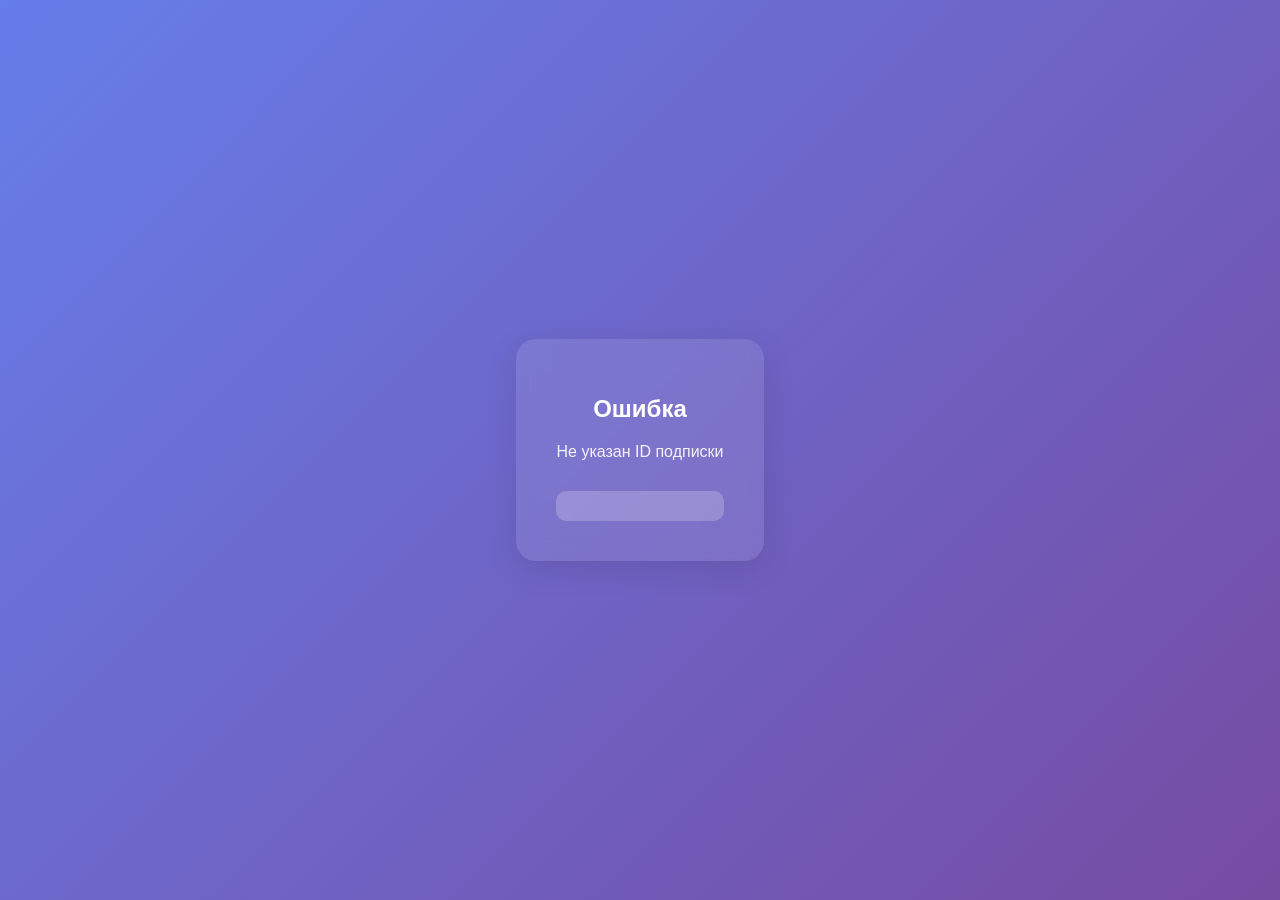
<file: index.html>
<!DOCTYPE html>
<html lang="ru">
<head>
    <meta charset="UTF-8">
    <meta name="viewport" content="width=device-width, initial-scale=1.0">
    <title>Перенаправление в Happ</title>
    <style>
        body {
            font-family: -apple-system, BlinkMacSystemFont, 'Segoe UI', Roboto, Oxygen, Ubuntu, Cantarell, sans-serif;
            display: flex;
            justify-content: center;
            align-items: center;
            min-height: 100vh;
            margin: 0;
            background: linear-gradient(135deg, #667eea 0%, #764ba2 100%);
            color: white;
        }
        .container {
            text-align: center;
            padding: 40px;
            background: rgba(255, 255, 255, 0.1);
            border-radius: 20px;
            backdrop-filter: blur(10px);
            box-shadow: 0 8px 32px rgba(0, 0, 0, 0.1);
        }
        h1 {
            margin-bottom: 20px;
            font-size: 24px;
        }
        p {
            margin-bottom: 30px;
            font-size: 16px;
            opacity: 0.9;
        }
        .spinner {
            border: 4px solid rgba(255, 255, 255, 0.3);
            border-top: 4px solid white;
            border-radius: 50%;
            width: 50px;
            height: 50px;
            animation: spin 1s linear infinite;
            margin: 0 auto 20px;
        }
        @keyframes spin {
            0% { transform: rotate(0deg); }
            100% { transform: rotate(360deg); }
        }
        .manual-link {
            margin-top: 20px;
            padding: 15px;
            background: rgba(255, 255, 255, 0.2);
            border-radius: 10px;
            word-break: break-all;
        }
        .manual-link a {
            color: white;
            text-decoration: underline;
        }
    </style>
</head>
<body>
    <div class="container">
        <div class="spinner"></div>
        <h1>Перенаправление в Happ...</h1>
        <p>Если приложение не открылось автоматически, нажмите на ссылку ниже</p>
        <div class="manual-link" id="manualLink"></div>
    </div>

    <script>
        // Get subscription ID from URL parameter
        const urlParams = new URLSearchParams(window.location.search);
        const subId = urlParams.get('sub');

        if (subId) {
            // Construct the subscription URL
            const subscriptionUrl = `https://panel.ezhqpy.ru:4567/sub/${subId}`;
            
            // Encode to base64
            const base64Url = btoa(subscriptionUrl);
            
            // Construct happ deep link
            const happDeepLink = `happ://add/${subscriptionUrl}`;
            
            // Display manual link
            document.getElementById('manualLink').innerHTML = 
                `<a href="${happDeepLink}">${happDeepLink}</a>`;
            
            // Redirect to happ
            window.location.href = happDeepLink;
        } else {
            document.querySelector('h1').textContent = 'Ошибка';
            document.querySelector('p').textContent = 'Не указан ID подписки';
            document.querySelector('.spinner').style.display = 'none';
        }
    </script>
</body>
</html>
</file>
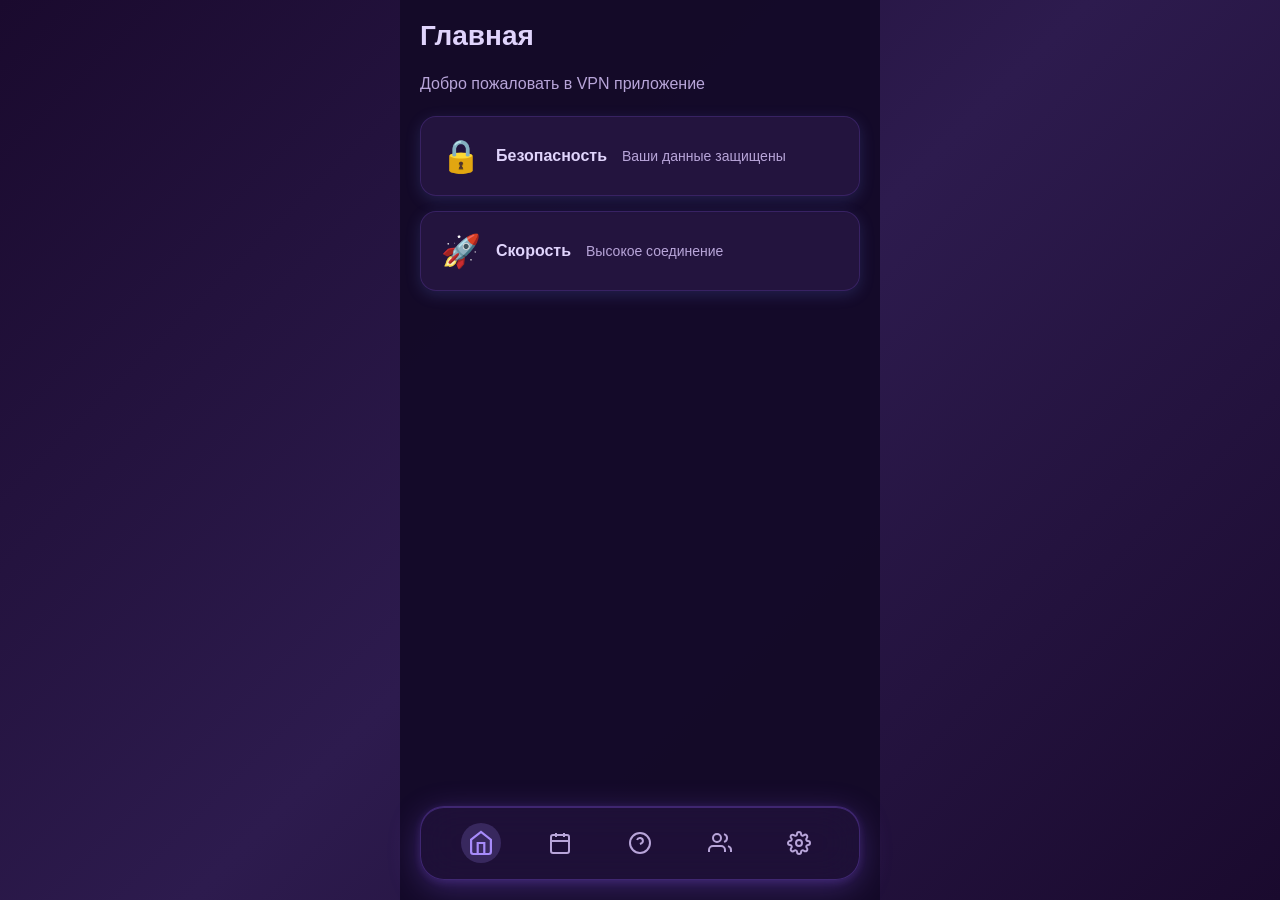
<file: miniapp/index.html>
<!DOCTYPE html>
<html lang="ru">
<head>
    <meta charset="UTF-8">
    <meta name="viewport" content="width=device-width, initial-scale=1.0, maximum-scale=1.0, user-scalable=no">
    <title>VPN Mini App</title>
    <script src="https://telegram.org/js/telegram-web-app.js"></script>
    <link rel="stylesheet" href="style.css">
</head>
<body>
    <div class="app-container">
        <!-- Main Content Area -->
        <div class="content">
            <!-- Main Tab -->
            <div class="tab active" id="tab-main">
                <div class="tab-content">
                    <h1>Главная</h1>
                    <p>Добро пожаловать в VPN приложение</p>
                    <div class="card">
                        <div class="card-icon">🔒</div>
                        <div class="card-title">Безопасность</div>
                        <div class="card-text">Ваши данные защищены</div>
                    </div>
                    <div class="card">
                        <div class="card-icon">🚀</div>
                        <div class="card-title">Скорость</div>
                        <div class="card-text">Высокое соединение</div>
                    </div>
                </div>
            </div>

            <!-- Subscription Tab -->
            <div class="tab" id="tab-subscription">
                <div class="tab-content">
                    <h1>Подписка</h1>
                    <div class="subscription-card">
                        <div class="subscription-status">Активна</div>
                        <div class="subscription-date">До: 31.12.2026</div>
                    </div>
                    <div class="pricing-options">
                        <div class="price-card">
                            <div class="price-duration">1 месяц</div>
                            <div class="price-amount">150₽</div>
                        </div>
                        <div class="price-card featured">
                            <div class="price-duration">3 месяца</div>
                            <div class="price-amount">425₽</div>
                        </div>
                        <div class="price-card">
                            <div class="price-duration">6 месяцев</div>
                            <div class="price-amount">720₽</div>
                        </div>
                        <div class="price-card">
                            <div class="price-duration">12 месяцев</div>
                            <div class="price-amount">1260₽</div>
                        </div>
                    </div>
                </div>
            </div>

            <!-- Instruction Tab -->
            <div class="tab" id="tab-instruction">
                <div class="tab-content">
                    <h1>Инструкция</h1>
                    <div class="instruction-step">
                        <div class="step-number">1</div>
                        <div class="step-text">Скачайте приложение</div>
                    </div>
                    <div class="instruction-step">
                        <div class="step-number">2</div>
                        <div class="step-text">Импортируйте конфиг</div>
                    </div>
                    <div class="instruction-step">
                        <div class="step-number">3</div>
                        <div class="step-text">Подключитесь к серверу</div>
                    </div>
                    <div class="instruction-step">
                        <div class="step-number">4</div>
                        <div class="step-text">Наслаждайтесь интернетом</div>
                    </div>
                </div>
            </div>

            <!-- Referral Tab -->
            <div class="tab" id="tab-referral">
                <div class="tab-content">
                    <h1>Рефералка</h1>
                    <div class="referral-card">
                        <div class="referral-icon">🎁</div>
                        <div class="referral-title">Пригласи друга</div>
                        <div class="referral-bonus">+2 дня к подписке</div>
                    </div>
                    <div class="referral-link-box">
                        <div class="referral-link">https://t.me/vpn_bot?start=123456</div>
                        <button class="copy-btn">Копировать</button>
                    </div>
                    <div class="referral-stats">
                        <div class="stat-item">
                            <div class="stat-value">0</div>
                            <div class="stat-label">Приглашено</div>
                        </div>
                        <div class="stat-item">
                            <div class="stat-value">0</div>
                            <div class="stat-label">Бонусов</div>
                        </div>
                    </div>
                </div>
            </div>

            <!-- Settings Tab -->
            <div class="tab" id="tab-settings">
                <div class="tab-content">
                    <h1>Настройки</h1>
                    <div class="settings-item">
                        <div class="settings-icon">🌙</div>
                        <div class="settings-label">Темная тема</div>
                        <div class="settings-toggle">
                            <div class="toggle-switch"></div>
                        </div>
                    </div>
                    <div class="settings-item">
                        <div class="settings-icon">🔔</div>
                        <div class="settings-label">Уведомления</div>
                        <div class="settings-toggle">
                            <div class="toggle-switch active"></div>
                        </div>
                    </div>
                    <div class="settings-item">
                        <div class="settings-icon">📧</div>
                        <div class="settings-label">Email</div>
                        <div class="settings-value">user@example.com</div>
                    </div>
                </div>
            </div>
        </div>

        <!-- Glass Navigation Bar -->
        <nav class="nav-bar">
            <button class="nav-btn active" data-tab="main" aria-label="Главная">
                <svg viewBox="0 0 24 24" fill="none" stroke="currentColor" stroke-width="2">
                    <path d="M3 9l9-7 9 7v11a2 2 0 0 1-2 2H5a2 2 0 0 1-2-2z"></path>
                    <polyline points="9 22 9 12 15 12 15 22"></polyline>
                </svg>
            </button>
            <button class="nav-btn" data-tab="subscription" aria-label="Подписка">
                <svg viewBox="0 0 24 24" fill="none" stroke="currentColor" stroke-width="2">
                    <rect x="3" y="4" width="18" height="18" rx="2" ry="2"></rect>
                    <line x1="16" y1="2" x2="16" y2="6"></line>
                    <line x1="8" y1="2" x2="8" y2="6"></line>
                    <line x1="3" y1="10" x2="21" y2="10"></line>
                </svg>
            </button>
            <button class="nav-btn" data-tab="instruction" aria-label="Инструкция">
                <svg viewBox="0 0 24 24" fill="none" stroke="currentColor" stroke-width="2">
                    <circle cx="12" cy="12" r="10"></circle>
                    <path d="M9.09 9a3 3 0 0 1 5.83 1c0 2-3 3-3 3"></path>
                    <line x1="12" y1="17" x2="12.01" y2="17"></line>
                </svg>
            </button>
            <button class="nav-btn" data-tab="referral" aria-label="Рефералка">
                <svg viewBox="0 0 24 24" fill="none" stroke="currentColor" stroke-width="2">
                    <path d="M17 21v-2a4 4 0 0 0-4-4H5a4 4 0 0 0-4 4v2"></path>
                    <circle cx="9" cy="7" r="4"></circle>
                    <path d="M23 21v-2a4 4 0 0 0-3-3.87"></path>
                    <path d="M16 3.13a4 4 0 0 1 0 7.75"></path>
                </svg>
            </button>
            <button class="nav-btn" data-tab="settings" aria-label="Настройки">
                <svg viewBox="0 0 24 24" fill="none" stroke="currentColor" stroke-width="2">
                    <circle cx="12" cy="12" r="3"></circle>
                    <path d="M19.4 15a1.65 1.65 0 0 0 .33 1.82l.06.06a2 2 0 0 1 0 2.83 2 2 0 0 1-2.83 0l-.06-.06a1.65 1.65 0 0 0-1.82-.33 1.65 1.65 0 0 0-1 1.51V21a2 2 0 0 1-2 2 2 2 0 0 1-2-2v-.09A1.65 1.65 0 0 0 9 19.4a1.65 1.65 0 0 0-1.82.33l-.06.06a2 2 0 0 1-2.83 0 2 2 0 0 1 0-2.83l.06-.06a1.65 1.65 0 0 0 .33-1.82 1.65 1.65 0 0 0-1.51-1H3a2 2 0 0 1-2-2 2 2 0 0 1 2-2h.09A1.65 1.65 0 0 0 4.6 9a1.65 1.65 0 0 0-.33-1.82l-.06-.06a2 2 0 0 1 0-2.83 2 2 0 0 1 2.83 0l.06.06a1.65 1.65 0 0 0 1.82.33H9a1.65 1.65 0 0 0 1-1.51V3a2 2 0 0 1 2-2 2 2 0 0 1 2 2v.09a1.65 1.65 0 0 0 1 1.51 1.65 1.65 0 0 0 1.82-.33l.06-.06a2 2 0 0 1 2.83 0 2 2 0 0 1 0 2.83l-.06.06a1.65 1.65 0 0 0-.33 1.82V9a1.65 1.65 0 0 0 1.51 1H21a2 2 0 0 1 2 2 2 2 0 0 1-2 2h-.09a1.65 1.65 0 0 0-1.51 1z"></path>
                </svg>
            </button>
        </nav>
    </div>

    <script src="script.js"></script>
</body>
</html>
</file>
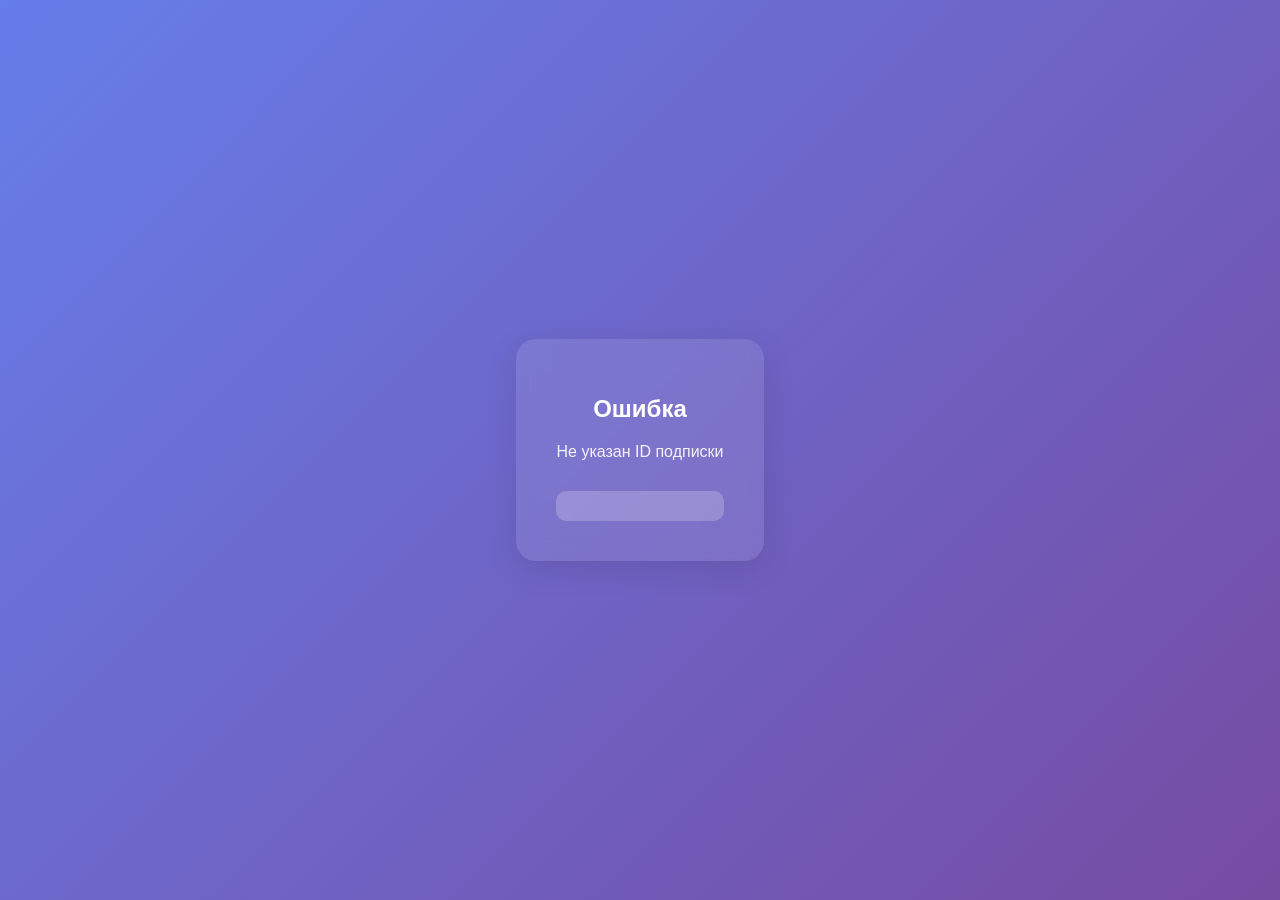
<file: happ_redirect.html>
<!DOCTYPE html>
<html lang="ru">
<head>
    <meta charset="UTF-8">
    <meta name="viewport" content="width=device-width, initial-scale=1.0">
    <title>Перенаправление в Happ</title>
    <style>
        body {
            font-family: -apple-system, BlinkMacSystemFont, 'Segoe UI', Roboto, Oxygen, Ubuntu, Cantarell, sans-serif;
            display: flex;
            justify-content: center;
            align-items: center;
            min-height: 100vh;
            margin: 0;
            background: linear-gradient(135deg, #667eea 0%, #764ba2 100%);
            color: white;
        }
        .container {
            text-align: center;
            padding: 40px;
            background: rgba(255, 255, 255, 0.1);
            border-radius: 20px;
            backdrop-filter: blur(10px);
            box-shadow: 0 8px 32px rgba(0, 0, 0, 0.1);
        }
        h1 {
            margin-bottom: 20px;
            font-size: 24px;
        }
        p {
            margin-bottom: 30px;
            font-size: 16px;
            opacity: 0.9;
        }
        .spinner {
            border: 4px solid rgba(255, 255, 255, 0.3);
            border-top: 4px solid white;
            border-radius: 50%;
            width: 50px;
            height: 50px;
            animation: spin 1s linear infinite;
            margin: 0 auto 20px;
        }
        @keyframes spin {
            0% { transform: rotate(0deg); }
            100% { transform: rotate(360deg); }
        }
        .manual-link {
            margin-top: 20px;
            padding: 15px;
            background: rgba(255, 255, 255, 0.2);
            border-radius: 10px;
            word-break: break-all;
        }
        .manual-link a {
            color: white;
            text-decoration: underline;
        }
    </style>
</head>
<body>
    <div class="container">
        <div class="spinner"></div>
        <h1>Перенаправление в Happ...</h1>
        <p>Если приложение не открылось автоматически, нажмите на ссылку ниже</p>
        <div class="manual-link" id="manualLink"></div>
    </div>

    <script>
        // Get subscription ID from URL parameter
        const urlParams = new URLSearchParams(window.location.search);
        const subId = urlParams.get('sub');

        if (subId) {
            // Construct the subscription URL
            const subscriptionUrl = `https://www.ezh-dev.ru/sub/${subId}`;
            
            // Encode to base64
            const base64Url = btoa(subscriptionUrl);
            
            // Construct happ deep link
            const happDeepLink = `happ://add/${base64Url}`;
            
            // Display manual link
            document.getElementById('manualLink').innerHTML = 
                `<a href="${happDeepLink}">${happDeepLink}</a>`;
            
            // Redirect to happ
            window.location.href = happDeepLink;
        } else {
            document.querySelector('h1').textContent = 'Ошибка';
            document.querySelector('p').textContent = 'Не указан ID подписки';
            document.querySelector('.spinner').style.display = 'none';
        }
    </script>
</body>
</html>
</file>
<file: miniapp/style.css>
* {
    margin: 0;
    padding: 0;
    box-sizing: border-box;
}

body {
    font-family: -apple-system, BlinkMacSystemFont, 'Segoe UI', Roboto, Oxygen, Ubuntu, Cantarell, sans-serif;
    background: linear-gradient(135deg, #1a0a2e 0%, #2d1b4e 50%, #1a0a2e 100%);
    min-height: 100vh;
    overflow-x: hidden;
}

.app-container {
    max-width: 480px;
    margin: 0 auto;
    min-height: 100vh;
    position: relative;
    background: rgba(20, 10, 40, 0.95);
    padding-bottom: 100px;
}

.content {
    padding: 20px;
}

.tab {
    display: none;
    animation: fadeIn 0.3s ease;
}

.tab.active {
    display: block;
}

@keyframes fadeIn {
    from {
        opacity: 0;
        transform: translateY(10px);
    }
    to {
        opacity: 1;
        transform: translateY(0);
    }
}

.tab-content h1 {
    font-size: 28px;
    font-weight: 700;
    color: #e0d4fc;
    margin-bottom: 20px;
}

.tab-content p {
    font-size: 16px;
    color: #b8a5d9;
    margin-bottom: 20px;
    line-height: 1.5;
}

/* Cards */
.card {
    background: rgba(45, 27, 78, 0.6);
    border-radius: 16px;
    padding: 20px;
    margin-bottom: 15px;
    box-shadow: 0 4px 15px rgba(102, 126, 234, 0.2);
    display: flex;
    align-items: center;
    gap: 15px;
    transition: transform 0.2s ease;
    border: 1px solid rgba(139, 92, 246, 0.2);
}

.card:active {
    transform: scale(0.98);
}

.card-icon {
    font-size: 32px;
}

.card-title {
    font-weight: 600;
    color: #e0d4fc;
    font-size: 16px;
}

.card-text {
    color: #b8a5d9;
    font-size: 14px;
}

/* Subscription Card */
.subscription-card {
    background: linear-gradient(135deg, #6b21a8 0%, #7c3aed 50%, #8b5cf6 100%);
    border-radius: 16px;
    padding: 25px;
    margin-bottom: 25px;
    color: white;
    box-shadow: 0 8px 25px rgba(139, 92, 246, 0.5);
}

.subscription-status {
    font-size: 24px;
    font-weight: 700;
    margin-bottom: 10px;
}

.subscription-date {
    font-size: 16px;
    opacity: 0.9;
}

/* Pricing Options */
.pricing-options {
    display: grid;
    grid-template-columns: repeat(2, 1fr);
    gap: 15px;
}

.price-card {
    background: rgba(45, 27, 78, 0.6);
    border-radius: 16px;
    padding: 20px;
    text-align: center;
    box-shadow: 0 4px 15px rgba(139, 92, 246, 0.2);
    transition: transform 0.2s ease, box-shadow 0.2s ease;
    cursor: pointer;
    border: 1px solid rgba(139, 92, 246, 0.2);
}

.price-card:active {
    transform: scale(0.95);
}

.price-card.featured {
    background: linear-gradient(135deg, #6b21a8 0%, #7c3aed 50%, #8b5cf6 100%);
    color: white;
    box-shadow: 0 8px 25px rgba(139, 92, 246, 0.5);
}

.price-duration {
    font-size: 14px;
    margin-bottom: 8px;
    opacity: 0.8;
}

.price-amount {
    font-size: 24px;
    font-weight: 700;
}

/* Instruction Steps */
.instruction-step {
    display: flex;
    align-items: center;
    gap: 15px;
    background: rgba(45, 27, 78, 0.6);
    border-radius: 16px;
    padding: 20px;
    margin-bottom: 15px;
    box-shadow: 0 4px 15px rgba(139, 92, 246, 0.2);
    border: 1px solid rgba(139, 92, 246, 0.2);
}

.step-number {
    width: 40px;
    height: 40px;
    background: linear-gradient(135deg, #6b21a8 0%, #7c3aed 50%, #8b5cf6 100%);
    border-radius: 50%;
    display: flex;
    align-items: center;
    justify-content: center;
    color: white;
    font-weight: 700;
    font-size: 18px;
    flex-shrink: 0;
}

.step-text {
    font-size: 16px;
    color: #e0d4fc;
    font-weight: 500;
}

/* Referral Card */
.referral-card {
    background: linear-gradient(135deg, #6b21a8 0%, #7c3aed 50%, #8b5cf6 100%);
    border-radius: 16px;
    padding: 25px;
    margin-bottom: 25px;
    text-align: center;
    color: white;
    box-shadow: 0 8px 25px rgba(139, 92, 246, 0.5);
}

.referral-icon {
    font-size: 48px;
    margin-bottom: 15px;
}

.referral-title {
    font-size: 20px;
    font-weight: 700;
    margin-bottom: 8px;
}

.referral-bonus {
    font-size: 16px;
    opacity: 0.9;
}

.referral-link-box {
    background: rgba(45, 27, 78, 0.6);
    border-radius: 16px;
    padding: 20px;
    margin-bottom: 25px;
    box-shadow: 0 4px 15px rgba(139, 92, 246, 0.2);
    border: 1px solid rgba(139, 92, 246, 0.2);
}

.referral-link {
    font-size: 14px;
    color: #b8a5d9;
    word-break: break-all;
    margin-bottom: 15px;
    padding: 10px;
    background: rgba(30, 20, 50, 0.8);
    border-radius: 8px;
}

.copy-btn {
    width: 100%;
    padding: 12px;
    background: linear-gradient(135deg, #6b21a8 0%, #7c3aed 50%, #8b5cf6 100%);
    color: white;
    border: none;
    border-radius: 12px;
    font-size: 16px;
    font-weight: 600;
    cursor: pointer;
    transition: transform 0.2s ease;
}

.copy-btn:active {
    transform: scale(0.98);
}

.referral-stats {
    display: grid;
    grid-template-columns: repeat(2, 1fr);
    gap: 15px;
}

.stat-item {
    background: rgba(45, 27, 78, 0.6);
    border-radius: 16px;
    padding: 25px;
    text-align: center;
    box-shadow: 0 4px 15px rgba(139, 92, 246, 0.2);
    border: 1px solid rgba(139, 92, 246, 0.2);
}

.stat-value {
    font-size: 32px;
    font-weight: 700;
    color: #a78bfa;
    margin-bottom: 5px;
}

.stat-label {
    font-size: 14px;
    color: #b8a5d9;
}

/* Settings Items */
.settings-item {
    display: flex;
    align-items: center;
    gap: 15px;
    background: rgba(45, 27, 78, 0.6);
    border-radius: 16px;
    padding: 20px;
    margin-bottom: 15px;
    box-shadow: 0 4px 15px rgba(139, 92, 246, 0.2);
    border: 1px solid rgba(139, 92, 246, 0.2);
}

.settings-icon {
    font-size: 24px;
}

.settings-label {
    flex: 1;
    font-size: 16px;
    color: #e0d4fc;
    font-weight: 500;
}

.settings-value {
    font-size: 14px;
    color: #b8a5d9;
}

.settings-toggle {
    width: 50px;
    height: 28px;
    background: rgba(75, 50, 100, 0.5);
    border-radius: 14px;
    position: relative;
    cursor: pointer;
    transition: background 0.3s ease;
}

.settings-toggle.active {
    background: linear-gradient(135deg, #6b21a8 0%, #7c3aed 50%, #8b5cf6 100%);
}

.toggle-switch {
    width: 24px;
    height: 24px;
    background: white;
    border-radius: 50%;
    position: absolute;
    top: 2px;
    left: 2px;
    transition: transform 0.3s ease;
    box-shadow: 0 2px 5px rgba(0, 0, 0, 0.2);
}

.settings-toggle.active .toggle-switch {
    transform: translateX(22px);
}

/* Glass Navigation Bar */
.nav-bar {
    position: fixed;
    bottom: 20px;
    left: 50%;
    transform: translateX(-50%);
    width: calc(100% - 40px);
    max-width: 440px;
    background: rgba(45, 27, 78, 0.4);
    backdrop-filter: blur(20px);
    -webkit-backdrop-filter: blur(20px);
    border-radius: 24px;
    padding: 12px 20px;
    display: flex;
    justify-content: space-around;
    align-items: center;
    box-shadow: 
        0 8px 32px rgba(139, 92, 246, 0.3),
        0 2px 8px rgba(139, 92, 246, 0.2),
        inset 0 1px 0 rgba(139, 92, 246, 0.3);
    border: 1px solid rgba(139, 92, 246, 0.3);
    z-index: 1000;
}

.nav-btn {
    background: transparent;
    border: none;
    padding: 12px;
    border-radius: 16px;
    cursor: pointer;
    transition: all 0.3s ease;
    display: flex;
    align-items: center;
    justify-content: center;
    position: relative;
}

.nav-btn svg {
    width: 24px;
    height: 24px;
    stroke: #b8a5d9;
    transition: stroke 0.3s ease, transform 0.3s ease;
}

.nav-btn:active {
    transform: scale(0.9);
}

.nav-btn.active svg {
    stroke: #a78bfa;
    transform: scale(1.1);
}

.nav-btn.active::before {
    content: '';
    position: absolute;
    width: 40px;
    height: 40px;
    background: rgba(167, 139, 250, 0.2);
    border-radius: 50%;
    animation: pulse 0.3s ease;
}

@keyframes pulse {
    0% {
        transform: scale(0.8);
        opacity: 0.8;
    }
    100% {
        transform: scale(1.2);
        opacity: 0;
    }
}

/* Floating effect for nav bar */
.nav-bar {
    animation: float 3s ease-in-out infinite;
}

@keyframes float {
    0%, 100% {
        transform: translateX(-50%) translateY(0);
    }
    50% {
        transform: translateX(-50%) translateY(-5px);
    }
}

/* Telegram theme support - light theme override */
.theme-light body {
    background: linear-gradient(135deg, #667eea 0%, #764ba2 100%);
}

.theme-light .app-container {
    background: rgba(255, 255, 255, 0.95);
}

.theme-light .tab-content h1 {
    color: #333;
}

.theme-light .tab-content p {
    color: #666;
}

.theme-light .card,
.theme-light .price-card,
.theme-light .instruction-step,
.theme-light .referral-link-box,
.theme-light .stat-item,
.theme-light .settings-item {
    background: white;
    color: #333;
}

.theme-light .card-title,
.theme-light .step-text,
.theme-light .settings-label {
    color: #333;
}

.theme-light .card-text,
.theme-light .referral-link,
.theme-light .settings-value,
.theme-light .stat-label {
    color: #666;
}

.theme-light .price-card.featured {
    background: linear-gradient(135deg, #667eea 0%, #764ba2 100%);
}

.theme-light .nav-bar {
    background: rgba(255, 255, 255, 0.25);
    border-color: rgba(255, 255, 255, 0.3);
}

.theme-light .nav-btn svg {
    stroke: #666;
}

.theme-light .nav-btn.active svg {
    stroke: #667eea;
}

.theme-light .settings-toggle {
    background: #e0e0e0;
}
</file>
